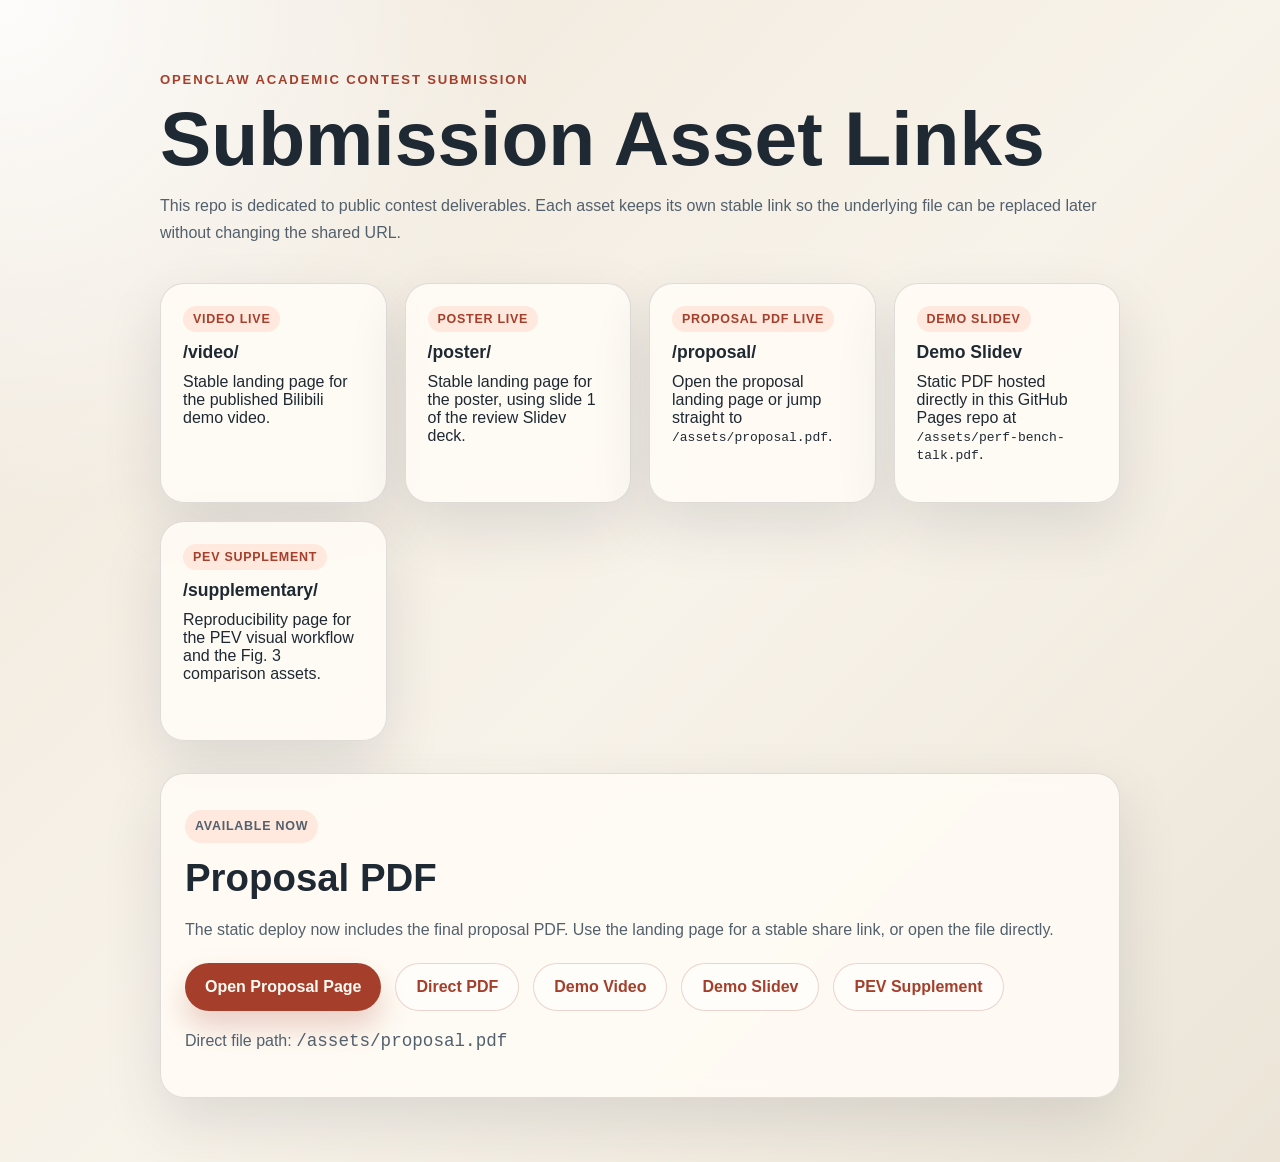
<file: index.html>
<!DOCTYPE html>
<html lang="en">
<head>
  <meta charset="UTF-8">
  <meta name="viewport" content="width=device-width, initial-scale=1.0">
  <title>OpenClaw Contest Assets</title>
  <link rel="stylesheet" href="./styles.css">
</head>
<body>
  <main class="shell">
    <p class="eyebrow">OpenClaw Academic Contest Submission</p>
    <h1>Submission Asset Links</h1>
    <p class="lead">
      This repo is dedicated to public contest deliverables. Each asset keeps its own stable link
      so the underlying file can be replaced later without changing the shared URL.
    </p>

    <section class="card-grid">
      <a class="card" href="./video/">
        <span class="card-label">Video Live</span>
        <strong>/video/</strong>
        <span>Stable landing page for the published Bilibili demo video.</span>
      </a>
      <a class="card" href="./poster/">
        <span class="card-label">Poster Live</span>
        <strong>/poster/</strong>
        <span>Stable landing page for the poster, using slide 1 of the review Slidev deck.</span>
      </a>
      <a class="card" href="./proposal/">
        <span class="card-label">Proposal PDF Live</span>
        <strong>/proposal/</strong>
        <span>Open the proposal landing page or jump straight to <code>/assets/proposal.pdf</code>.</span>
      </a>
      <a class="card" href="./assets/perf-bench-talk.pdf">
        <span class="card-label">Demo Slidev</span>
        <strong>Demo Slidev</strong>
        <span>Static PDF hosted directly in this GitHub Pages repo at <code>/assets/perf-bench-talk.pdf</code>.</span>
      </a>
      <a class="card" href="./supplementary/">
        <span class="card-label">PEV Supplement</span>
        <strong>/supplementary/</strong>
        <span>Reproducibility page for the PEV visual workflow and the Fig. 3 comparison assets.</span>
      </a>
    </section>

    <section class="asset-card spotlight">
      <p class="status">Available Now</p>
      <h2>Proposal PDF</h2>
      <p>
        The static deploy now includes the final proposal PDF. Use the landing page for a stable
        share link, or open the file directly.
      </p>
      <div class="action-row">
        <a class="primary-button" href="./proposal/">Open Proposal Page</a>
        <a class="secondary-link" href="./assets/proposal.pdf">Direct PDF</a>
        <a class="secondary-link" href="./video/">Demo Video</a>
        <a class="secondary-link" href="./assets/perf-bench-talk.pdf">Demo Slidev</a>
        <a class="secondary-link" href="./supplementary/">PEV Supplement</a>
      </div>
      <p class="meta">Direct file path: <code>/assets/proposal.pdf</code></p>
    </section>
  </main>
</body>
</html>
</file>
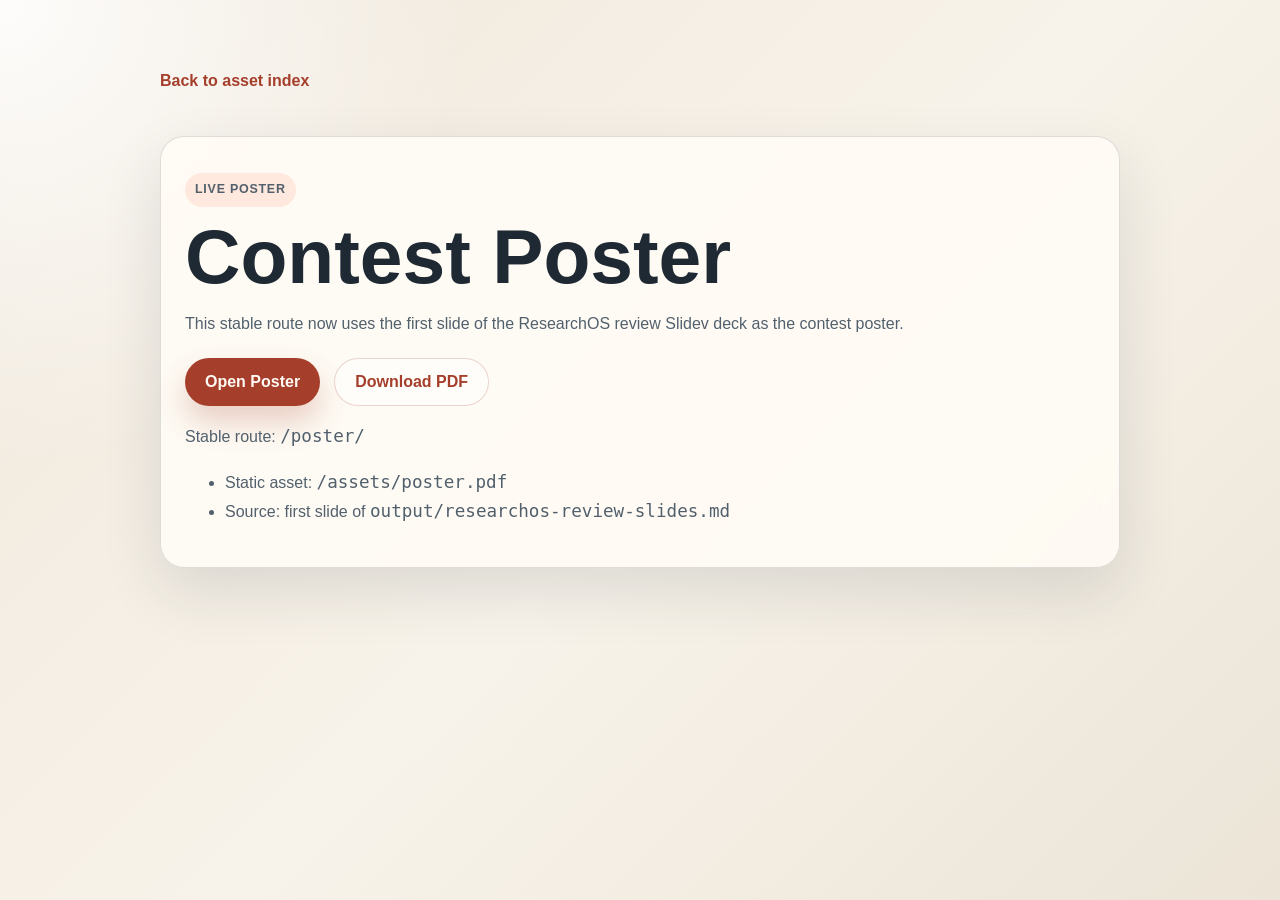
<file: poster/index.html>
<!DOCTYPE html>
<html lang="en">
<head>
  <meta charset="UTF-8">
  <meta name="viewport" content="width=device-width, initial-scale=1.0">
  <title>OpenClaw Poster</title>
  <link rel="stylesheet" href="../styles.css">
</head>
<body>
  <main class="shell">
    <a class="back-link" href="../">Back to asset index</a>
    <section class="asset-card">
      <p class="status">Live Poster</p>
      <h1>Contest Poster</h1>
      <p>
        This stable route now uses the first slide of the ResearchOS review Slidev deck as the
        contest poster.
      </p>
      <div class="action-row">
        <a class="primary-button" href="../assets/poster.pdf">Open Poster</a>
        <a class="secondary-link" href="../assets/poster.pdf" download>Download PDF</a>
      </div>
      <p class="meta">Stable route: <code>/poster/</code></p>
      <ul>
        <li>Static asset: <code>/assets/poster.pdf</code></li>
        <li>Source: first slide of <code>output/researchos-review-slides.md</code></li>
      </ul>
    </section>
  </main>
</body>
</html>
</file>
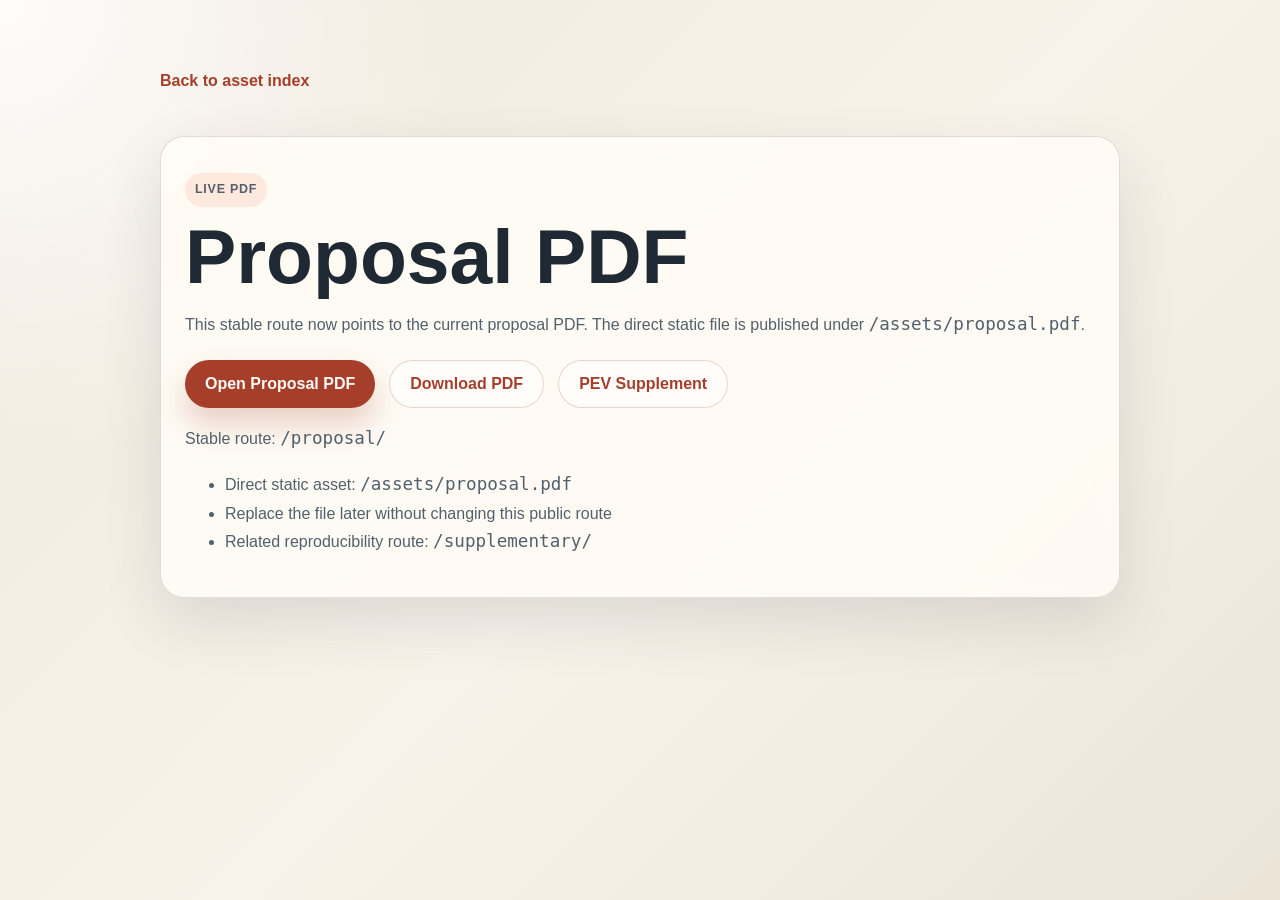
<file: proposal/index.html>
<!DOCTYPE html>
<html lang="en">
<head>
  <meta charset="UTF-8">
  <meta name="viewport" content="width=device-width, initial-scale=1.0">
  <title>OpenClaw Proposal</title>
  <link rel="stylesheet" href="../styles.css">
</head>
<body>
  <main class="shell">
    <a class="back-link" href="../">Back to asset index</a>
    <section class="asset-card">
      <p class="status">Live PDF</p>
      <h1>Proposal PDF</h1>
      <p>
        This stable route now points to the current proposal PDF. The direct static file is
        published under <code>/assets/proposal.pdf</code>.
      </p>
      <div class="action-row">
        <a class="primary-button" href="../assets/proposal.pdf">Open Proposal PDF</a>
        <a class="secondary-link" href="../assets/proposal.pdf" download>Download PDF</a>
        <a class="secondary-link" href="../supplementary/">PEV Supplement</a>
      </div>
      <p class="meta">Stable route: <code>/proposal/</code></p>
      <ul>
        <li>Direct static asset: <code>/assets/proposal.pdf</code></li>
        <li>Replace the file later without changing this public route</li>
        <li>Related reproducibility route: <code>/supplementary/</code></li>
      </ul>
    </section>
  </main>
</body>
</html>
</file>
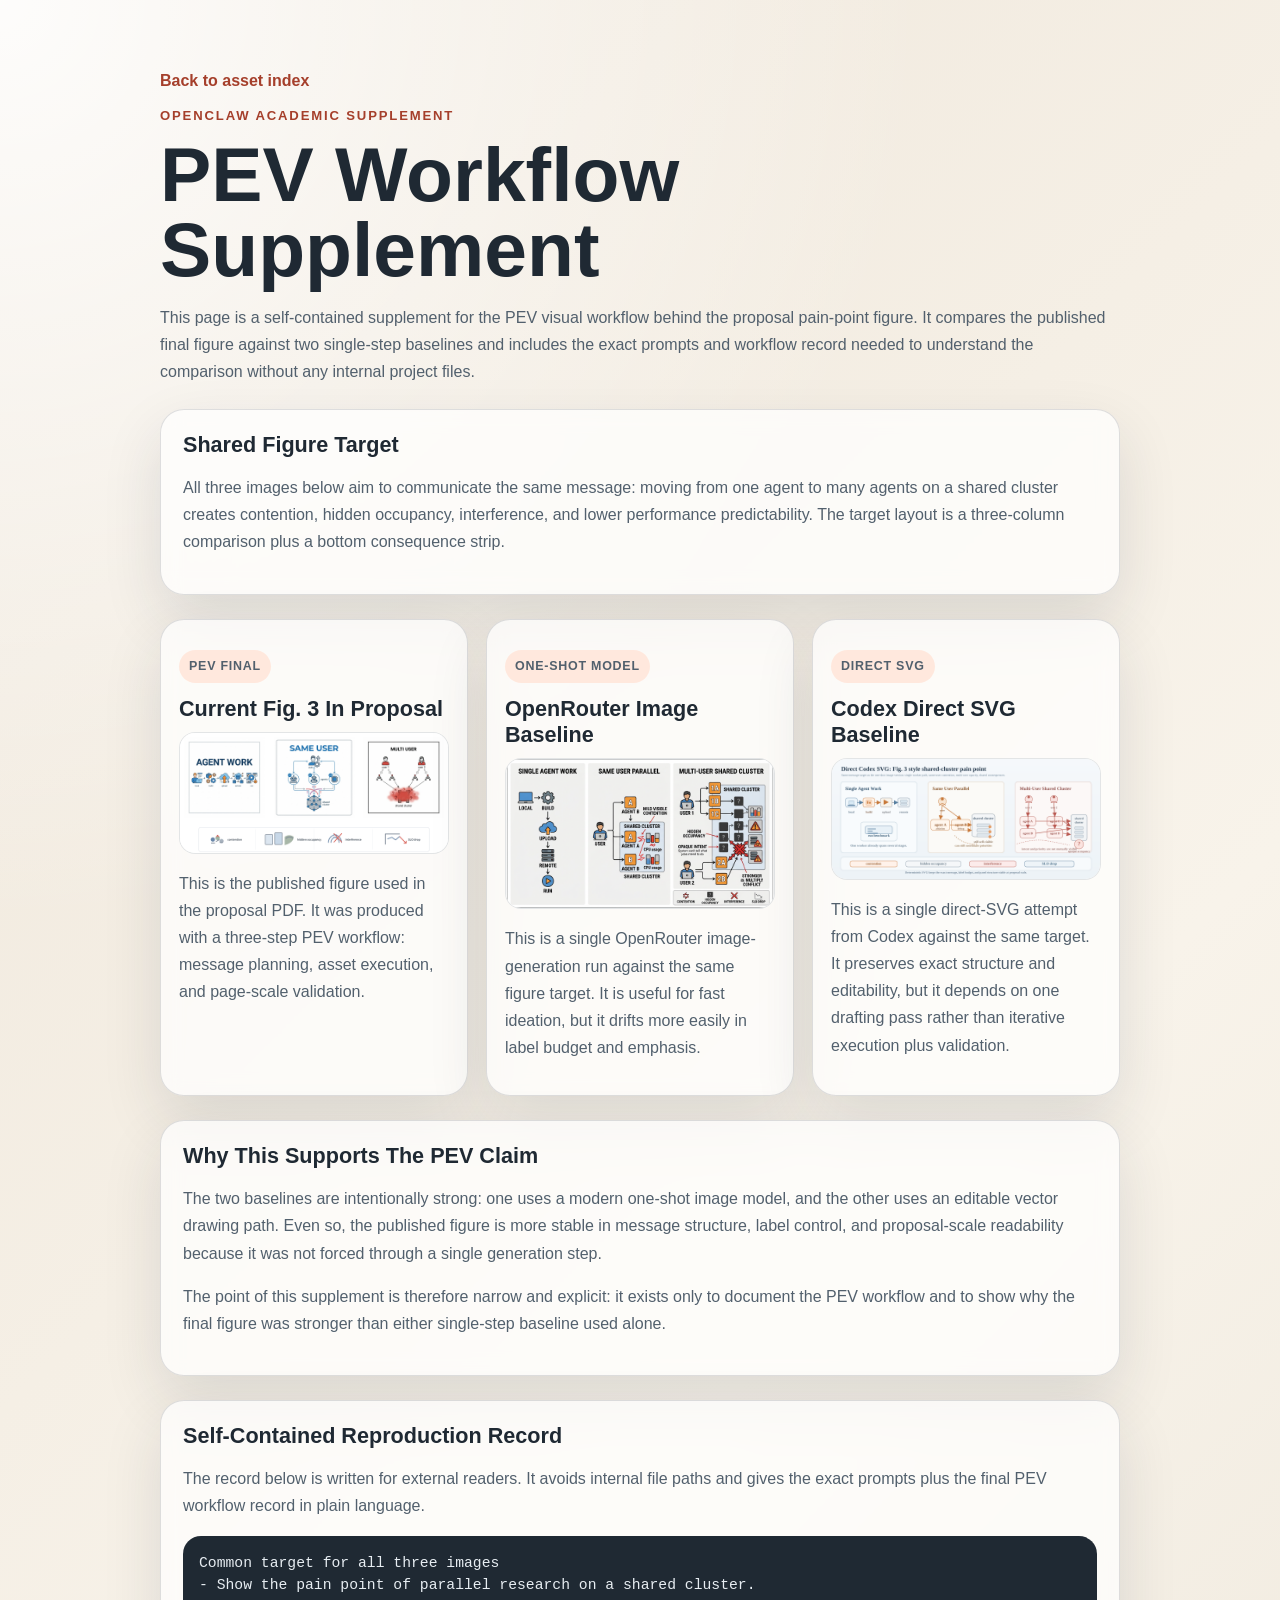
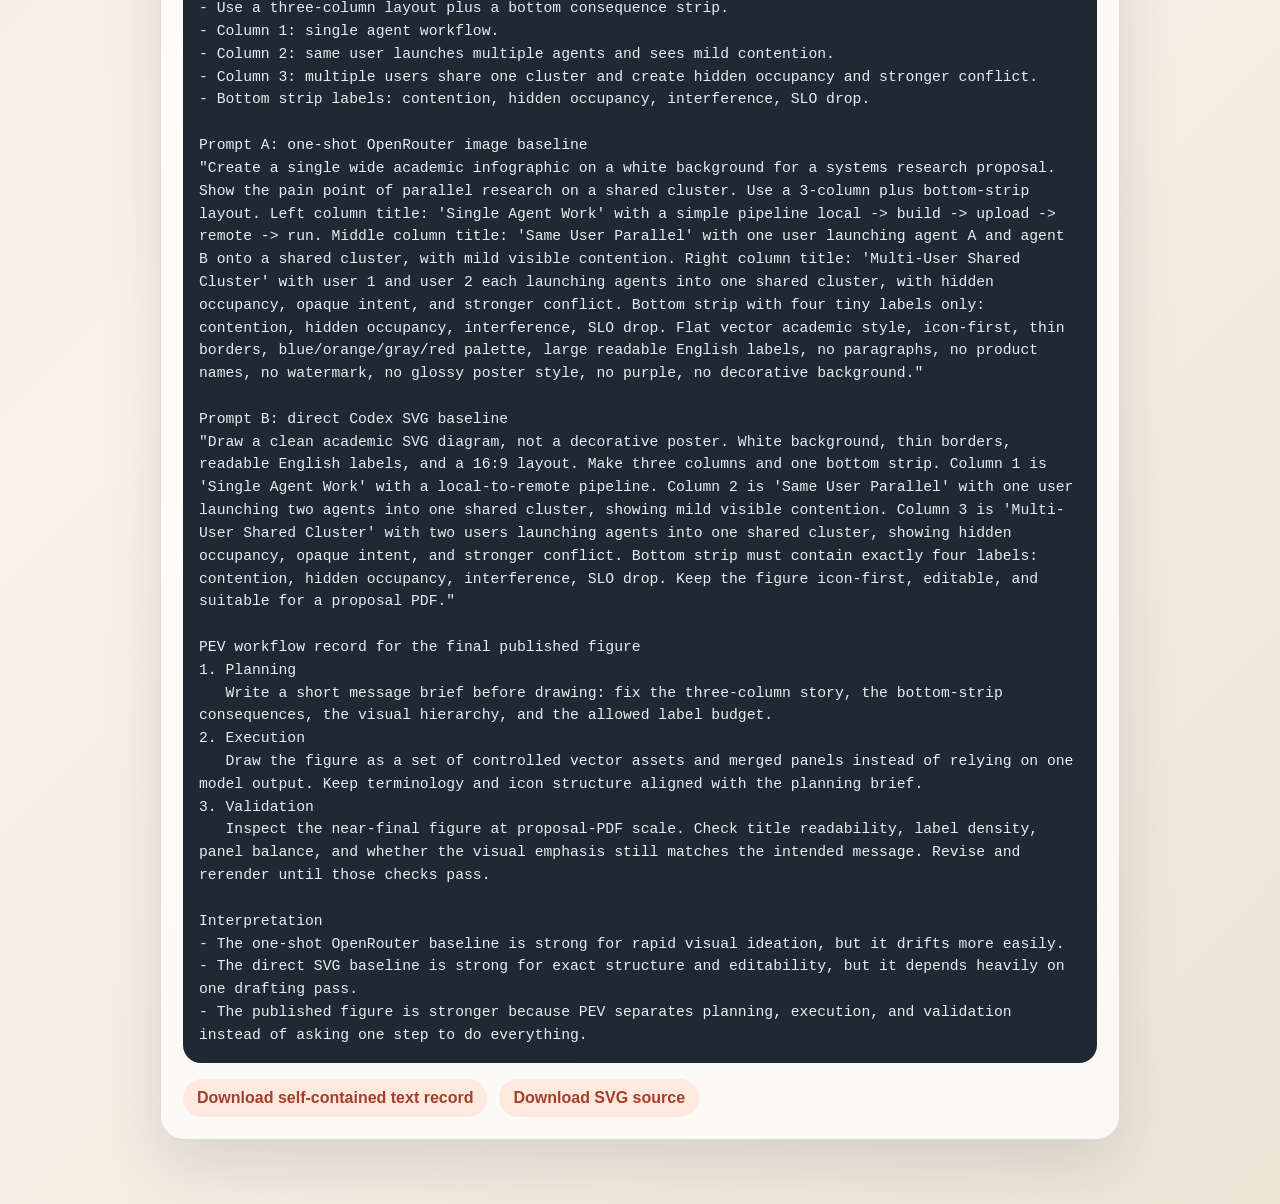
<file: supplementary/index.html>
<!DOCTYPE html>
<html lang="en">
<head>
  <meta charset="UTF-8">
  <meta name="viewport" content="width=device-width, initial-scale=1.0">
  <title>PEV Workflow Supplement</title>
  <link rel="stylesheet" href="../styles.css">
</head>
<body>
  <main class="shell">
    <a class="back-link" href="../">Back to asset index</a>
    <p class="eyebrow">OpenClaw Academic Supplement</p>
    <h1>PEV Workflow Supplement</h1>
    <p class="lead">
      This page is a self-contained supplement for the PEV visual workflow behind the proposal
      pain-point figure. It compares the published final figure against two single-step baselines
      and includes the exact prompts and workflow record needed to understand the comparison
      without any internal project files.
    </p>

    <section class="record-card">
      <h2>Shared Figure Target</h2>
      <p>
        All three images below aim to communicate the same message: moving from one agent to many
        agents on a shared cluster creates contention, hidden occupancy, interference, and lower
        performance predictability. The target layout is a three-column comparison plus a bottom
        consequence strip.
      </p>
    </section>

    <section class="compare-grid">
      <article class="figure-card">
        <p class="status">PEV Final</p>
        <h2>Current Fig. 3 In Proposal</h2>
        <img src="../assets/fig3-final-pev.png" alt="Current final Fig. 3 from the proposal">
        <p>
          This is the published figure used in the proposal PDF. It was produced with a three-step
          PEV workflow: message planning, asset execution, and page-scale validation.
        </p>
      </article>

      <article class="figure-card">
        <p class="status">One-Shot Model</p>
        <h2>OpenRouter Image Baseline</h2>
        <img src="../assets/fig3-openrouter-one-shot.png" alt="OpenRouter one-shot baseline">
        <p>
          This is a single OpenRouter image-generation run against the same figure target. It is
          useful for fast ideation, but it drifts more easily in label budget and emphasis.
        </p>
      </article>

      <article class="figure-card">
        <p class="status">Direct SVG</p>
        <h2>Codex Direct SVG Baseline</h2>
        <img src="../assets/fig3-codex-direct.png" alt="Codex direct SVG baseline">
        <p>
          This is a single direct-SVG attempt from Codex against the same target. It preserves exact
          structure and editability, but it depends on one drafting pass rather than iterative
          execution plus validation.
        </p>
      </article>
    </section>

    <section class="record-card">
      <h2>Why This Supports The PEV Claim</h2>
      <p>
        The two baselines are intentionally strong: one uses a modern one-shot image model, and the
        other uses an editable vector drawing path. Even so, the published figure is more stable in
        message structure, label control, and proposal-scale readability because it was not forced
        through a single generation step.
      </p>
      <p>
        The point of this supplement is therefore narrow and explicit: it exists only to document
        the PEV workflow and to show why the final figure was stronger than either single-step
        baseline used alone.
      </p>
    </section>

    <section class="record-card">
      <h2>Self-Contained Reproduction Record</h2>
      <p>
        The record below is written for external readers. It avoids internal file paths and gives
        the exact prompts plus the final PEV workflow record in plain language.
      </p>
      <pre>Common target for all three images
- Show the pain point of parallel research on a shared cluster.
- Use a three-column layout plus a bottom consequence strip.
- Column 1: single agent workflow.
- Column 2: same user launches multiple agents and sees mild contention.
- Column 3: multiple users share one cluster and create hidden occupancy and stronger conflict.
- Bottom strip labels: contention, hidden occupancy, interference, SLO drop.

Prompt A: one-shot OpenRouter image baseline
"Create a single wide academic infographic on a white background for a systems research proposal. Show the pain point of parallel research on a shared cluster. Use a 3-column plus bottom-strip layout. Left column title: 'Single Agent Work' with a simple pipeline local -> build -> upload -> remote -> run. Middle column title: 'Same User Parallel' with one user launching agent A and agent B onto a shared cluster, with mild visible contention. Right column title: 'Multi-User Shared Cluster' with user 1 and user 2 each launching agents into one shared cluster, with hidden occupancy, opaque intent, and stronger conflict. Bottom strip with four tiny labels only: contention, hidden occupancy, interference, SLO drop. Flat vector academic style, icon-first, thin borders, blue/orange/gray/red palette, large readable English labels, no paragraphs, no product names, no watermark, no glossy poster style, no purple, no decorative background."

Prompt B: direct Codex SVG baseline
"Draw a clean academic SVG diagram, not a decorative poster. White background, thin borders, readable English labels, and a 16:9 layout. Make three columns and one bottom strip. Column 1 is 'Single Agent Work' with a local-to-remote pipeline. Column 2 is 'Same User Parallel' with one user launching two agents into one shared cluster, showing mild visible contention. Column 3 is 'Multi-User Shared Cluster' with two users launching agents into one shared cluster, showing hidden occupancy, opaque intent, and stronger conflict. Bottom strip must contain exactly four labels: contention, hidden occupancy, interference, SLO drop. Keep the figure icon-first, editable, and suitable for a proposal PDF."

PEV workflow record for the final published figure
1. Planning
   Write a short message brief before drawing: fix the three-column story, the bottom-strip consequences, the visual hierarchy, and the allowed label budget.
2. Execution
   Draw the figure as a set of controlled vector assets and merged panels instead of relying on one model output. Keep terminology and icon structure aligned with the planning brief.
3. Validation
   Inspect the near-final figure at proposal-PDF scale. Check title readability, label density, panel balance, and whether the visual emphasis still matches the intended message. Revise and rerender until those checks pass.

Interpretation
- The one-shot OpenRouter baseline is strong for rapid visual ideation, but it drifts more easily.
- The direct SVG baseline is strong for exact structure and editability, but it depends heavily on one drafting pass.
- The published figure is stronger because PEV separates planning, execution, and validation instead of asking one step to do everything.</pre>
      <div class="record-links">
        <a href="../assets/fig3-pev-reproducibility.txt">Download self-contained text record</a>
        <a href="../assets/fig3-codex-direct.svg">Download SVG source</a>
      </div>
    </section>
  </main>
</body>
</html>
</file>
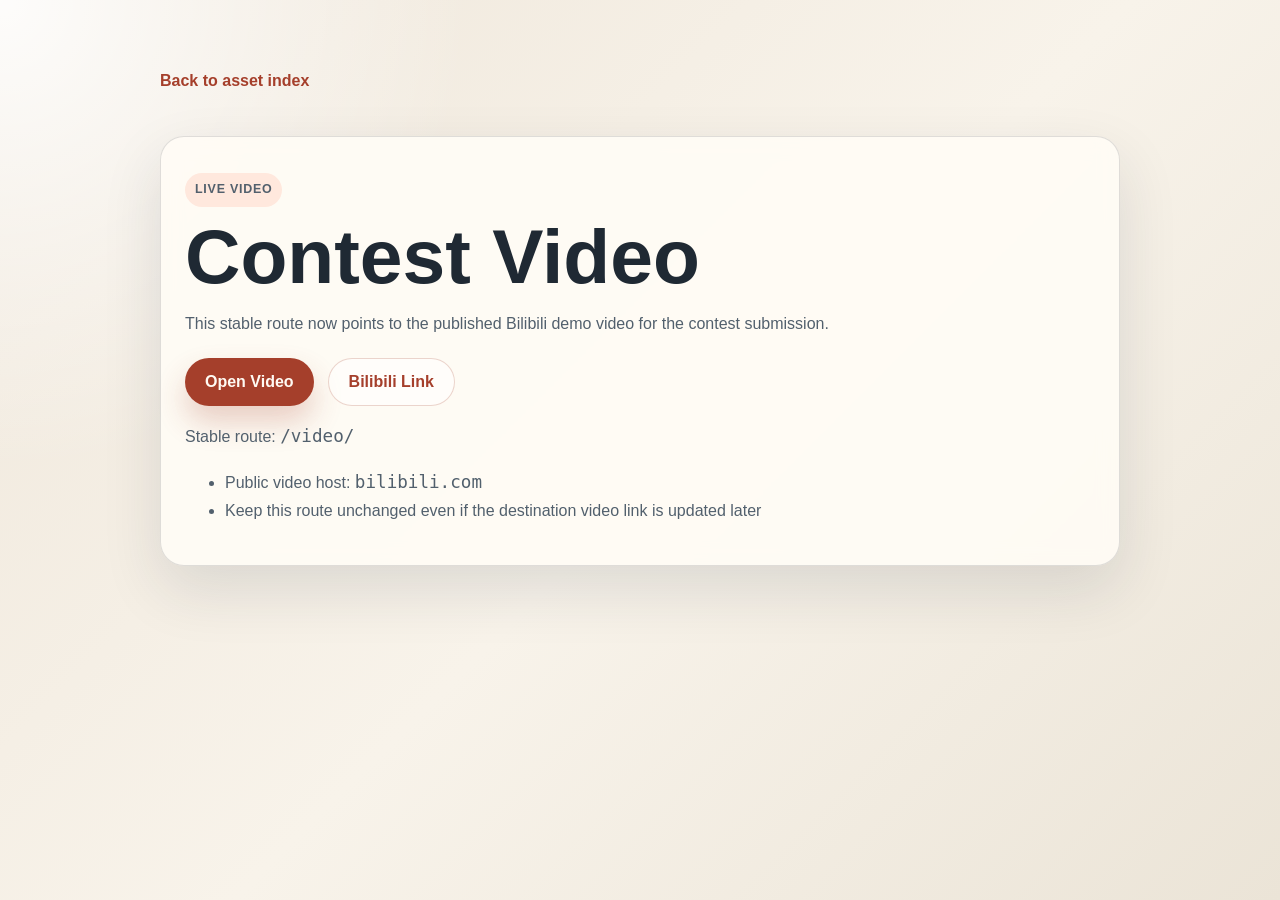
<file: video/index.html>
<!DOCTYPE html>
<html lang="en">
<head>
  <meta charset="UTF-8">
  <meta name="viewport" content="width=device-width, initial-scale=1.0">
  <title>OpenClaw Video</title>
  <link rel="stylesheet" href="../styles.css">
</head>
<body>
  <main class="shell">
    <a class="back-link" href="../">Back to asset index</a>
    <section class="asset-card">
      <p class="status">Live Video</p>
      <h1>Contest Video</h1>
      <p>
        This stable route now points to the published Bilibili demo video for the contest
        submission.
      </p>
      <div class="action-row">
        <a class="primary-button" href="https://www.bilibili.com/video/BV169AVzeEfU/?spm_id_from=333.1387.homepage.video_card.click&vd_source=28d503cb3136fbe6b12ec96cfa94b65e">Open Video</a>
        <a class="secondary-link" href="https://www.bilibili.com/video/BV169AVzeEfU/?spm_id_from=333.1387.homepage.video_card.click&vd_source=28d503cb3136fbe6b12ec96cfa94b65e">Bilibili Link</a>
      </div>
      <p class="meta">Stable route: <code>/video/</code></p>
      <ul>
        <li>Public video host: <code>bilibili.com</code></li>
        <li>Keep this route unchanged even if the destination video link is updated later</li>
      </ul>
    </section>
  </main>
</body>
</html>
</file>
<file: styles.css>
:root {
  --bg: #f3efe7;
  --panel: rgba(255, 252, 245, 0.9);
  --ink: #1f2933;
  --muted: #52606d;
  --line: rgba(31, 41, 51, 0.14);
  --accent: #a53f2b;
  --accent-soft: #ffe8dd;
  --shadow: 0 24px 60px rgba(32, 41, 56, 0.12);
}

* {
  box-sizing: border-box;
}

body {
  margin: 0;
  min-height: 100vh;
  font-family: "Segoe UI", "Helvetica Neue", sans-serif;
  color: var(--ink);
  background:
    radial-gradient(circle at top left, rgba(255, 255, 255, 0.9), transparent 30%),
    linear-gradient(135deg, #efe7db 0%, #f8f3ea 52%, #ebe4d7 100%);
}

a {
  color: inherit;
}

.shell {
  width: min(960px, calc(100% - 32px));
  margin: 0 auto;
  padding: 72px 0 64px;
}

.eyebrow {
  margin: 0 0 14px;
  font-size: 0.82rem;
  font-weight: 700;
  letter-spacing: 0.14em;
  text-transform: uppercase;
  color: var(--accent);
}

h1 {
  margin: 0;
  font-size: clamp(2.6rem, 7vw, 4.8rem);
  line-height: 0.98;
}

.lead,
.asset-card p,
.asset-card li {
  color: var(--muted);
  line-height: 1.7;
}

.card-grid {
  display: grid;
  grid-template-columns: repeat(auto-fit, minmax(220px, 1fr));
  gap: 18px;
  margin-top: 36px;
}

.card,
.asset-card {
  border: 1px solid var(--line);
  border-radius: 24px;
  background: var(--panel);
  box-shadow: var(--shadow);
  backdrop-filter: blur(10px);
}

.card {
  display: flex;
  flex-direction: column;
  gap: 10px;
  min-height: 220px;
  padding: 22px;
  text-decoration: none;
}

.card-label,
.status {
  display: inline-flex;
  width: fit-content;
  padding: 6px 10px;
  border-radius: 999px;
  background: var(--accent-soft);
  color: var(--accent);
  font-size: 0.78rem;
  font-weight: 700;
  letter-spacing: 0.06em;
  text-transform: uppercase;
}

.asset-card {
  margin-top: 28px;
  padding: 24px;
}

.spotlight {
  margin-top: 32px;
}

.asset-card h1 {
  margin: 0 0 12px;
}

.asset-card h2 {
  margin: 0 0 12px;
  font-size: clamp(1.8rem, 4vw, 2.4rem);
}

.back-link {
  display: inline-block;
  margin-bottom: 18px;
  color: var(--accent);
  text-decoration: none;
  font-weight: 600;
}

.meta code,
.asset-card code,
.card strong {
  font-size: 1.1rem;
}

.action-row {
  display: flex;
  flex-wrap: wrap;
  gap: 14px;
  margin: 20px 0 14px;
}

.compare-grid {
  display: grid;
  grid-template-columns: repeat(auto-fit, minmax(260px, 1fr));
  gap: 18px;
  margin-top: 24px;
}

.figure-card,
.record-card {
  border: 1px solid var(--line);
  border-radius: 24px;
  background: rgba(255, 255, 255, 0.72);
  box-shadow: var(--shadow);
  backdrop-filter: blur(10px);
}

.figure-card {
  padding: 18px;
}

.record-card {
  margin-top: 24px;
  padding: 22px;
}

.figure-card h2,
.record-card h2 {
  margin: 0 0 10px;
  font-size: 1.35rem;
}

.figure-card img {
  width: 100%;
  height: auto;
  display: block;
  border-radius: 16px;
  border: 1px solid rgba(31, 41, 51, 0.12);
  background: #fff;
}

.figure-card p,
.record-card p {
  color: var(--muted);
  line-height: 1.7;
}

.record-card pre {
  overflow-x: auto;
  padding: 16px;
  border-radius: 18px;
  background: #1f2933;
  color: #e7edf2;
  line-height: 1.55;
  font-size: 0.92rem;
  white-space: pre-wrap;
}

.record-links {
  display: flex;
  flex-wrap: wrap;
  gap: 12px;
  margin-top: 16px;
}

.record-links a {
  display: inline-flex;
  padding: 10px 14px;
  border-radius: 999px;
  background: var(--accent-soft);
  color: var(--accent);
  text-decoration: none;
  font-weight: 700;
}

.primary-button,
.secondary-link {
  display: inline-flex;
  align-items: center;
  justify-content: center;
  min-height: 48px;
  padding: 0 20px;
  border-radius: 999px;
  text-decoration: none;
  font-weight: 700;
}

.primary-button {
  background: var(--accent);
  color: #fffaf3;
  box-shadow: 0 16px 30px rgba(165, 63, 43, 0.24);
}

.secondary-link {
  border: 1px solid rgba(165, 63, 43, 0.22);
  background: rgba(255, 255, 255, 0.55);
  color: var(--accent);
}

@media (max-width: 640px) {
  .action-row {
    flex-direction: column;
  }

  .primary-button,
  .secondary-link {
    width: 100%;
  }
}
</file>
